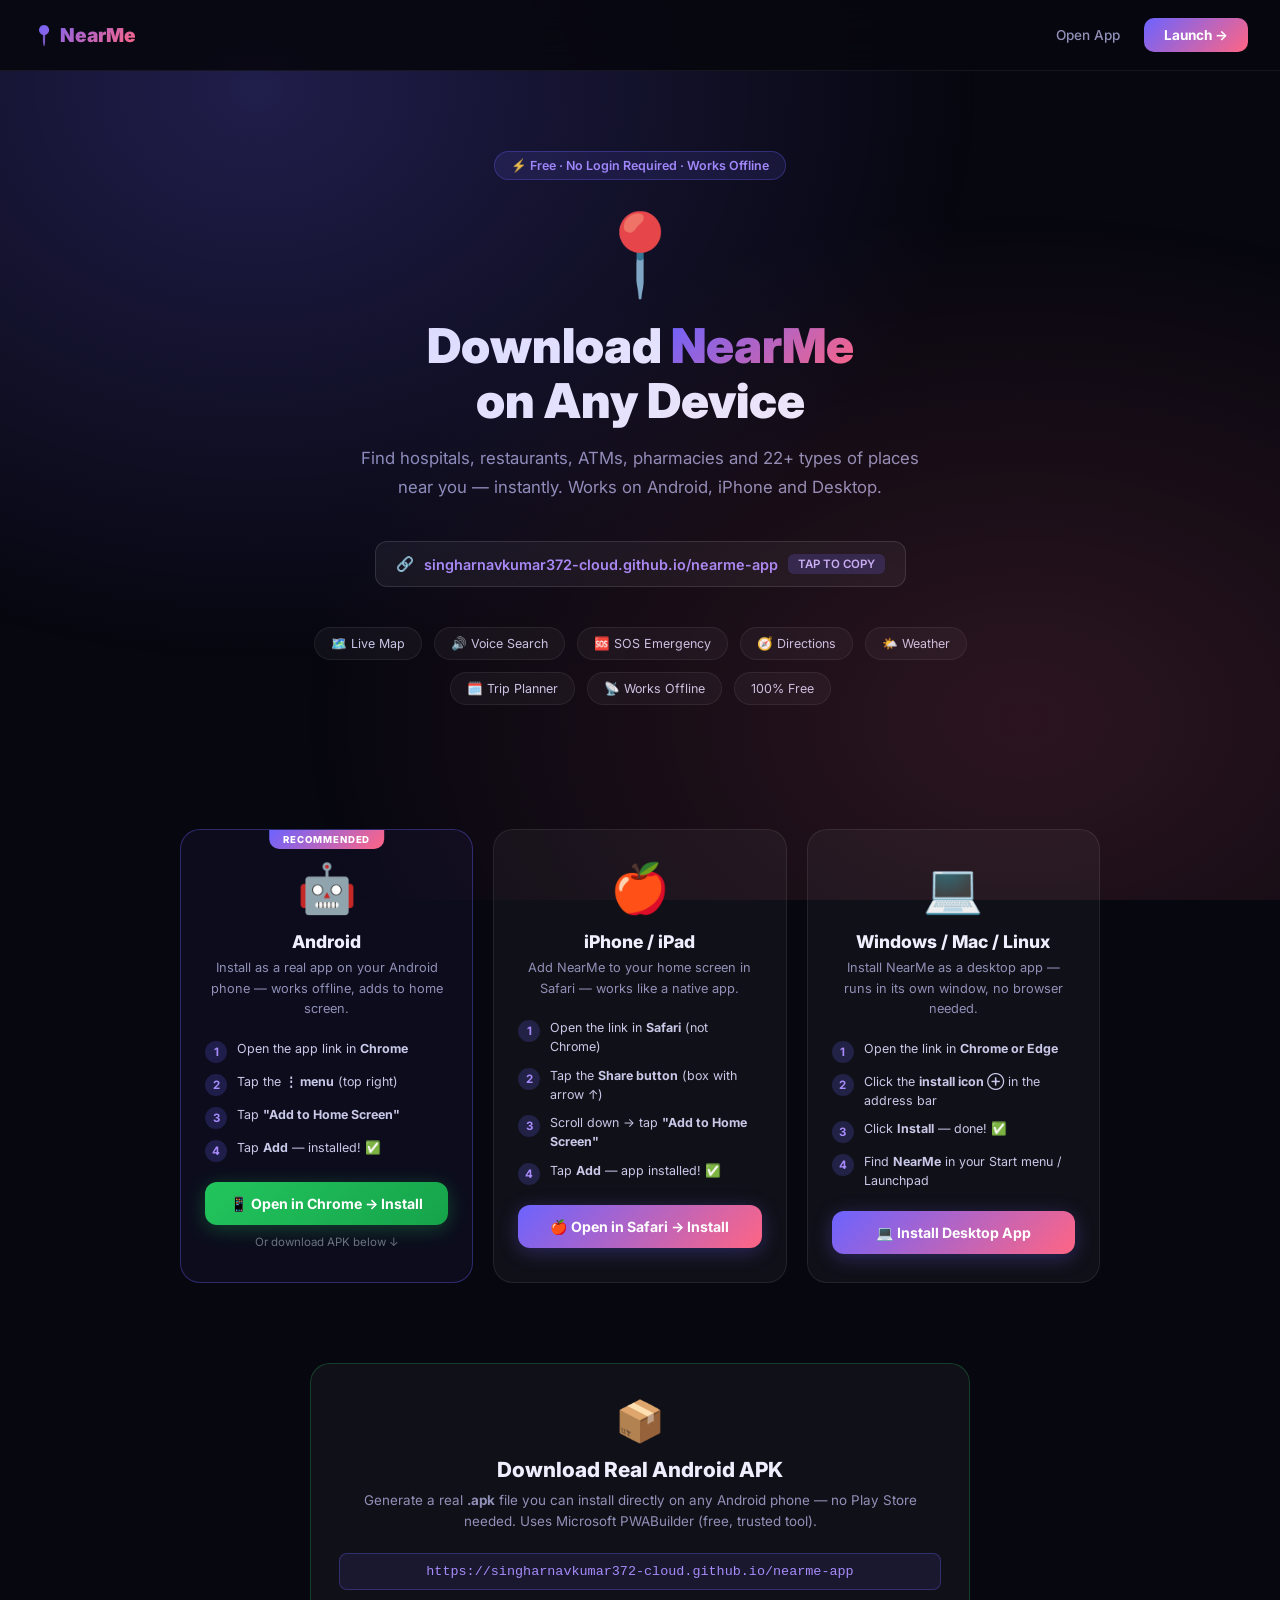
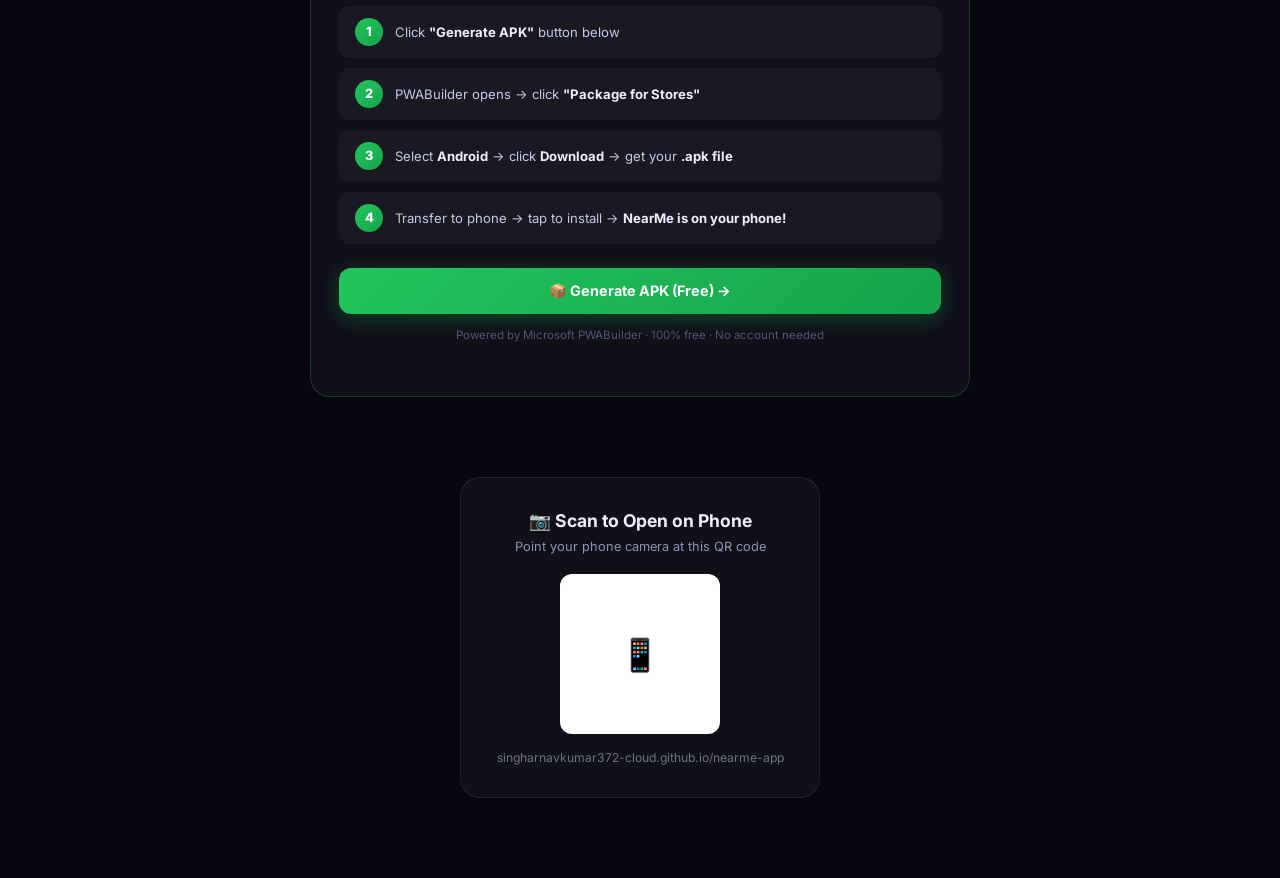
<file: download.html>
<!DOCTYPE html>
<html lang="en">
<head>
  <meta charset="UTF-8"/>
  <meta name="viewport" content="width=device-width,initial-scale=1.0"/>
  <title>Download NearMe App — Android, iPhone & Desktop</title>
  <meta name="description" content="Download NearMe free app for Android, iPhone or Desktop. Find hospitals, restaurants, ATMs and more near you instantly."/>
  <link rel="manifest" href="manifest.json"/>
  <meta name="theme-color" content="#6c63ff"/>
  <link href="https://fonts.googleapis.com/css2?family=Inter:wght@400;500;600;700;800;900&display=swap" rel="stylesheet"/>
  <style>
    *{margin:0;padding:0;box-sizing:border-box;}
    body{font-family:'Inter',sans-serif;background:#07070f;color:#eeeeff;min-height:100vh;overflow-x:hidden;}

    /* Background */
    body::before{content:'';position:fixed;inset:0;
      background:radial-gradient(ellipse at 20% 10%,rgba(108,99,255,.25) 0%,transparent 50%),
                 radial-gradient(ellipse at 80% 80%,rgba(255,101,132,.15) 0%,transparent 50%);
      pointer-events:none;}

    /* NAV */
    nav{display:flex;align-items:center;justify-content:space-between;padding:18px 32px;position:sticky;top:0;z-index:100;
      background:rgba(7,7,15,.9);backdrop-filter:blur(20px);border-bottom:1px solid rgba(255,255,255,.06);}
    .nav-logo{font-size:1.2rem;font-weight:900;background:linear-gradient(135deg,#6c63ff,#ff6584);
      -webkit-background-clip:text;-webkit-text-fill-color:transparent;}
    .nav-link{color:#9090b8;text-decoration:none;font-size:.85rem;font-weight:500;padding:8px 16px;
      border-radius:8px;transition:.15s;}
    .nav-link:hover{color:#eeeeff;background:rgba(255,255,255,.05);}
    .nav-open{background:linear-gradient(135deg,#6c63ff,#ff6584);color:#fff;padding:9px 20px;
      border-radius:10px;font-weight:700;text-decoration:none;font-size:.85rem;transition:.15s;}
    .nav-open:hover{opacity:.9;transform:translateY(-1px);}

    /* HERO */
    .hero{text-align:center;padding:80px 20px 60px;max-width:800px;margin:0 auto;}
    .hero-badge{display:inline-flex;align-items:center;gap:7px;background:rgba(108,99,255,.12);
      border:1px solid rgba(108,99,255,.3);border-radius:99px;padding:6px 16px;font-size:.78rem;
      font-weight:600;color:#a78bfa;margin-bottom:24px;}
    .hero-icon{font-size:5rem;margin-bottom:16px;display:block;animation:float 3s ease-in-out infinite;}
    @keyframes float{0%,100%{transform:translateY(0)}50%{transform:translateY(-10px)}}
    h1{font-size:3rem;font-weight:900;line-height:1.15;margin-bottom:16px;}
    h1 span{background:linear-gradient(135deg,#6c63ff,#ff6584);-webkit-background-clip:text;-webkit-text-fill-color:transparent;}
    .hero-sub{font-size:1.05rem;color:#9090b8;line-height:1.7;margin-bottom:40px;max-width:580px;margin-left:auto;margin-right:auto;}
    .hero-url{display:inline-flex;align-items:center;gap:10px;background:rgba(255,255,255,.05);
      border:1px solid rgba(255,255,255,.12);border-radius:12px;padding:12px 20px;font-size:.9rem;
      font-weight:600;color:#a78bfa;margin-bottom:40px;cursor:pointer;transition:.2s;}
    .hero-url:hover{background:rgba(108,99,255,.1);border-color:rgba(108,99,255,.4);}
    .copy-badge{background:rgba(108,99,255,.2);border-radius:6px;padding:3px 10px;font-size:.72rem;color:#c4b5fd;}

    /* PLATFORM CARDS */
    .platforms{display:grid;grid-template-columns:repeat(auto-fit,minmax(260px,1fr));gap:20px;
      max-width:960px;margin:0 auto 80px;padding:0 20px;}
    .platform-card{background:rgba(255,255,255,.04);border:1.5px solid rgba(255,255,255,.08);
      border-radius:20px;padding:28px 24px;text-align:center;transition:.25s;position:relative;overflow:hidden;}
    .platform-card:hover{border-color:rgba(108,99,255,.4);transform:translateY(-4px);
      box-shadow:0 20px 50px rgba(108,99,255,.15);}
    .platform-card.featured{border-color:rgba(108,99,255,.35);background:rgba(108,99,255,.06);}
    .platform-card.featured::before{content:'RECOMMENDED';position:absolute;top:0;left:50%;
      transform:translateX(-50%);background:linear-gradient(135deg,#6c63ff,#ff6584);color:#fff;
      font-size:.6rem;font-weight:800;padding:4px 14px;border-radius:0 0 10px 10px;letter-spacing:.1em;}
    .platform-icon{font-size:3rem;margin-bottom:14px;display:block;}
    .platform-name{font-size:1.1rem;font-weight:800;margin-bottom:6px;}
    .platform-desc{font-size:.8rem;color:#9090b8;line-height:1.6;margin-bottom:20px;}
    .platform-steps{text-align:left;margin-bottom:20px;}
    .step{display:flex;align-items:flex-start;gap:10px;margin-bottom:10px;}
    .step-num{background:rgba(108,99,255,.2);color:#a78bfa;width:22px;height:22px;border-radius:50%;
      font-size:.72rem;font-weight:700;display:flex;align-items:center;justify-content:center;flex-shrink:0;margin-top:1px;}
    .step-text{font-size:.78rem;color:#c8c8e8;line-height:1.5;}
    .dl-btn{display:block;width:100%;padding:13px;background:linear-gradient(135deg,#6c63ff,#ff6584);
      border:none;border-radius:12px;color:#fff;font-size:.88rem;font-weight:700;cursor:pointer;
      font-family:inherit;text-decoration:none;transition:.2s;box-shadow:0 4px 20px rgba(108,99,255,.3);}
    .dl-btn:hover{transform:translateY(-1px);box-shadow:0 6px 28px rgba(108,99,255,.5);}
    .dl-btn.outline{background:none;border:1.5px solid rgba(255,255,255,.15);color:#eeeeff;box-shadow:none;}
    .dl-btn.outline:hover{border-color:rgba(108,99,255,.5);color:#a78bfa;}
    .dl-btn.green{background:linear-gradient(135deg,#22c55e,#16a34a);box-shadow:0 4px 20px rgba(34,197,94,.3);}
    .dl-btn.green:hover{box-shadow:0 6px 28px rgba(34,197,94,.5);}

    /* FEATURES STRIP */
    .features-strip{display:flex;gap:12px;flex-wrap:wrap;justify-content:center;max-width:800px;
      margin:0 auto 64px;padding:0 20px;}
    .feat{display:flex;align-items:center;gap:8px;background:rgba(255,255,255,.04);
      border:1px solid rgba(255,255,255,.07);border-radius:99px;padding:8px 16px;font-size:.78rem;color:#c8c8e8;}

    /* PWA BUILDER */
    .pwabuilder-section{max-width:700px;margin:0 auto 80px;padding:0 20px;text-align:center;}
    .pwabuilder-card{background:rgba(255,255,255,.04);border:1.5px solid rgba(34,197,94,.25);
      border-radius:20px;padding:32px 28px;}
    .pwabuilder-card h2{font-size:1.3rem;font-weight:800;margin-bottom:8px;}
    .pwabuilder-card p{color:#9090b8;font-size:.84rem;line-height:1.6;margin-bottom:20px;}
    .pwa-steps{display:flex;flex-direction:column;gap:10px;text-align:left;margin-bottom:24px;}
    .pwa-step{display:flex;align-items:center;gap:12px;padding:12px 16px;
      background:rgba(255,255,255,.04);border-radius:10px;}
    .pwa-step-num{background:linear-gradient(135deg,#22c55e,#16a34a);color:#fff;
      width:28px;height:28px;border-radius:50%;font-size:.8rem;font-weight:800;
      display:flex;align-items:center;justify-content:center;flex-shrink:0;}
    .pwa-step-text{font-size:.82rem;color:#c8c8e8;}
    .pwa-step-text strong{color:#eeeeff;}
    .url-box{background:rgba(108,99,255,.1);border:1px solid rgba(108,99,255,.3);border-radius:8px;
      padding:10px 16px;font-size:.84rem;color:#a78bfa;font-family:monospace;word-break:break-all;margin-bottom:16px;}

    /* QR */
    .qr-section{max-width:400px;margin:0 auto 80px;padding:0 20px;text-align:center;}
    .qr-card{background:rgba(255,255,255,.04);border:1px solid rgba(255,255,255,.08);border-radius:20px;padding:32px;}
    .qr-title{font-size:1.1rem;font-weight:700;margin-bottom:8px;}
    .qr-sub{color:#9090b8;font-size:.8rem;margin-bottom:20px;}
    .qr-code{width:160px;height:160px;background:#fff;border-radius:12px;margin:0 auto 16px;
      display:flex;align-items:center;justify-content:center;font-size:2rem;overflow:hidden;}
    .qr-code img{width:100%;height:100%;}

    /* TOAST */
    #toast{position:fixed;bottom:24px;left:50%;transform:translateX(-50%);
      background:#1a1a2e;border:1px solid rgba(108,99,255,.4);color:#eeeeff;
      padding:10px 22px;border-radius:99px;font-size:.82rem;font-weight:600;
      display:none;z-index:999;box-shadow:0 8px 32px rgba(0,0,0,.5);}

    @media(max-width:640px){
      h1{font-size:2rem;}
      .hero{padding:50px 16px 40px;}
      nav{padding:14px 16px;}
    }
  </style>
</head>
<body>

<nav>
  <div class="nav-logo">📍 NearMe</div>
  <div style="display:flex;gap:8px;align-items:center">
    <a href="index.html" class="nav-link">Open App</a>
    <a href="index.html" class="nav-open">Launch →</a>
  </div>
</nav>

<div class="hero">
  <div class="hero-badge">⚡ Free · No Login Required · Works Offline</div>
  <span class="hero-icon">📍</span>
  <h1>Download <span>NearMe</span><br/>on Any Device</h1>
  <p class="hero-sub">Find hospitals, restaurants, ATMs, pharmacies and 22+ types of places near you — instantly. Works on Android, iPhone and Desktop.</p>

  <div class="hero-url" onclick="copyUrl()" title="Click to copy">
    <span>🔗</span>
    <span id="app-url">singharnavkumar372-cloud.github.io/nearme-app</span>
    <span class="copy-badge">TAP TO COPY</span>
  </div>

  <div class="features-strip">
    <div class="feat">🗺️ Live Map</div>
    <div class="feat">🔊 Voice Search</div>
    <div class="feat">🆘 SOS Emergency</div>
    <div class="feat">🧭 Directions</div>
    <div class="feat">🌤️ Weather</div>
    <div class="feat">🗓️ Trip Planner</div>
    <div class="feat">📡 Works Offline</div>
    <div class="feat">100% Free</div>
  </div>
</div>

<!-- PLATFORM CARDS -->
<div class="platforms">

  <!-- ANDROID -->
  <div class="platform-card featured">
    <span class="platform-icon">🤖</span>
    <div class="platform-name">Android</div>
    <p class="platform-desc">Install as a real app on your Android phone — works offline, adds to home screen.</p>
    <div class="platform-steps">
      <div class="step"><div class="step-num">1</div><div class="step-text">Open the app link in <strong>Chrome</strong></div></div>
      <div class="step"><div class="step-num">2</div><div class="step-text">Tap the <strong>⋮ menu</strong> (top right)</div></div>
      <div class="step"><div class="step-num">3</div><div class="step-text">Tap <strong>"Add to Home Screen"</strong></div></div>
      <div class="step"><div class="step-num">4</div><div class="step-text">Tap <strong>Add</strong> — installed! ✅</div></div>
    </div>
    <a href="https://singharnavkumar372-cloud.github.io/nearme-app" target="_blank" class="dl-btn green">📱 Open in Chrome → Install</a>
    <div style="margin-top:10px;font-size:.72rem;color:#6b7280;text-align:center">Or download APK below ↓</div>
  </div>

  <!-- iPHONE -->
  <div class="platform-card">
    <span class="platform-icon">🍎</span>
    <div class="platform-name">iPhone / iPad</div>
    <p class="platform-desc">Add NearMe to your home screen in Safari — works like a native app.</p>
    <div class="platform-steps">
      <div class="step"><div class="step-num">1</div><div class="step-text">Open the link in <strong>Safari</strong> (not Chrome)</div></div>
      <div class="step"><div class="step-num">2</div><div class="step-text">Tap the <strong>Share button</strong> (box with arrow ↑)</div></div>
      <div class="step"><div class="step-num">3</div><div class="step-text">Scroll down → tap <strong>"Add to Home Screen"</strong></div></div>
      <div class="step"><div class="step-num">4</div><div class="step-text">Tap <strong>Add</strong> — app installed! ✅</div></div>
    </div>
    <a href="https://singharnavkumar372-cloud.github.io/nearme-app" target="_blank" class="dl-btn">🍎 Open in Safari → Install</a>
  </div>

  <!-- DESKTOP -->
  <div class="platform-card">
    <span class="platform-icon">💻</span>
    <div class="platform-name">Windows / Mac / Linux</div>
    <p class="platform-desc">Install NearMe as a desktop app — runs in its own window, no browser needed.</p>
    <div class="platform-steps">
      <div class="step"><div class="step-num">1</div><div class="step-text">Open the link in <strong>Chrome or Edge</strong></div></div>
      <div class="step"><div class="step-num">2</div><div class="step-text">Click the <strong>install icon ⊕</strong> in the address bar</div></div>
      <div class="step"><div class="step-num">3</div><div class="step-text">Click <strong>Install</strong> — done! ✅</div></div>
      <div class="step"><div class="step-num">4</div><div class="step-text">Find <strong>NearMe</strong> in your Start menu / Launchpad</div></div>
    </div>
    <button class="dl-btn" onclick="installPWA()">💻 Install Desktop App</button>
  </div>

</div>

<!-- APK DOWNLOAD via PWABuilder -->
<div class="pwabuilder-section">
  <div class="pwabuilder-card">
    <div style="font-size:2.5rem;margin-bottom:12px;">📦</div>
    <h2>Download Real Android APK</h2>
    <p>Generate a real <strong>.apk</strong> file you can install directly on any Android phone — no Play Store needed. Uses Microsoft PWABuilder (free, trusted tool).</p>

    <div class="url-box" id="app-url-box">https://singharnavkumar372-cloud.github.io/nearme-app</div>

    <div class="pwa-steps">
      <div class="pwa-step">
        <div class="pwa-step-num">1</div>
        <div class="pwa-step-text">Click <strong>"Generate APK"</strong> button below</div>
      </div>
      <div class="pwa-step">
        <div class="pwa-step-num">2</div>
        <div class="pwa-step-text">PWABuilder opens → click <strong>"Package for Stores"</strong></div>
      </div>
      <div class="pwa-step">
        <div class="pwa-step-num">3</div>
        <div class="pwa-step-text">Select <strong>Android</strong> → click <strong>Download</strong> → get your <strong>.apk file</strong></div>
      </div>
      <div class="pwa-step">
        <div class="pwa-step-num">4</div>
        <div class="pwa-step-text">Transfer to phone → tap to install → <strong>NearMe is on your phone!</strong></div>
      </div>
    </div>

    <a href="https://www.pwabuilder.com/?url=https://singharnavkumar372-cloud.github.io/nearme-app"
       target="_blank" class="dl-btn green" style="font-size:.9rem;padding:14px">
      📦 Generate APK (Free) →
    </a>

    <p style="font-size:.72rem;color:#555575;margin-top:12px;">Powered by Microsoft PWABuilder · 100% free · No account needed</p>
  </div>
</div>

<!-- QR CODE -->
<div class="qr-section">
  <div class="qr-card">
    <div class="qr-title">📷 Scan to Open on Phone</div>
    <div class="qr-sub">Point your phone camera at this QR code</div>
    <div class="qr-code">
      <img src="https://api.qrserver.com/v1/create-qr-code/?size=160x160&data=https://singharnavkumar372-cloud.github.io/nearme-app&color=6c63ff&bgcolor=ffffff"
           alt="NearMe QR Code" onerror="this.parentElement.innerHTML='📱'"/>
    </div>
    <div style="font-size:.76rem;color:#6b7280;">singharnavkumar372-cloud.github.io/nearme-app</div>
  </div>
</div>

<div id="toast">✅ Link copied!</div>

<script>
let deferredPrompt = null;

window.addEventListener('beforeinstallprompt', e => {
  e.preventDefault();
  deferredPrompt = e;
});

function installPWA() {
  if (deferredPrompt) {
    deferredPrompt.prompt();
    deferredPrompt.userChoice.then(r => {
      if (r.outcome === 'accepted') showToast('🎉 NearMe installed!');
      deferredPrompt = null;
    });
  } else {
    window.open('https://singharnavkumar372-cloud.github.io/nearme-app', '_blank');
    showToast('Open in Chrome/Edge and click the install icon in address bar');
  }
}

function copyUrl() {
  const url = 'https://singharnavkumar372-cloud.github.io/nearme-app';
  navigator.clipboard?.writeText(url).then(() => showToast('✅ Link copied!'))
    .catch(() => {
      const el = document.createElement('textarea');
      el.value = url; document.body.appendChild(el);
      el.select(); document.execCommand('copy');
      document.body.removeChild(el);
      showToast('✅ Link copied!');
    });
}

function showToast(msg) {
  const t = document.getElementById('toast');
  t.textContent = msg; t.style.display = 'block';
  setTimeout(() => t.style.display = 'none', 3000);
}
</script>
</body>
</html>
</file>
